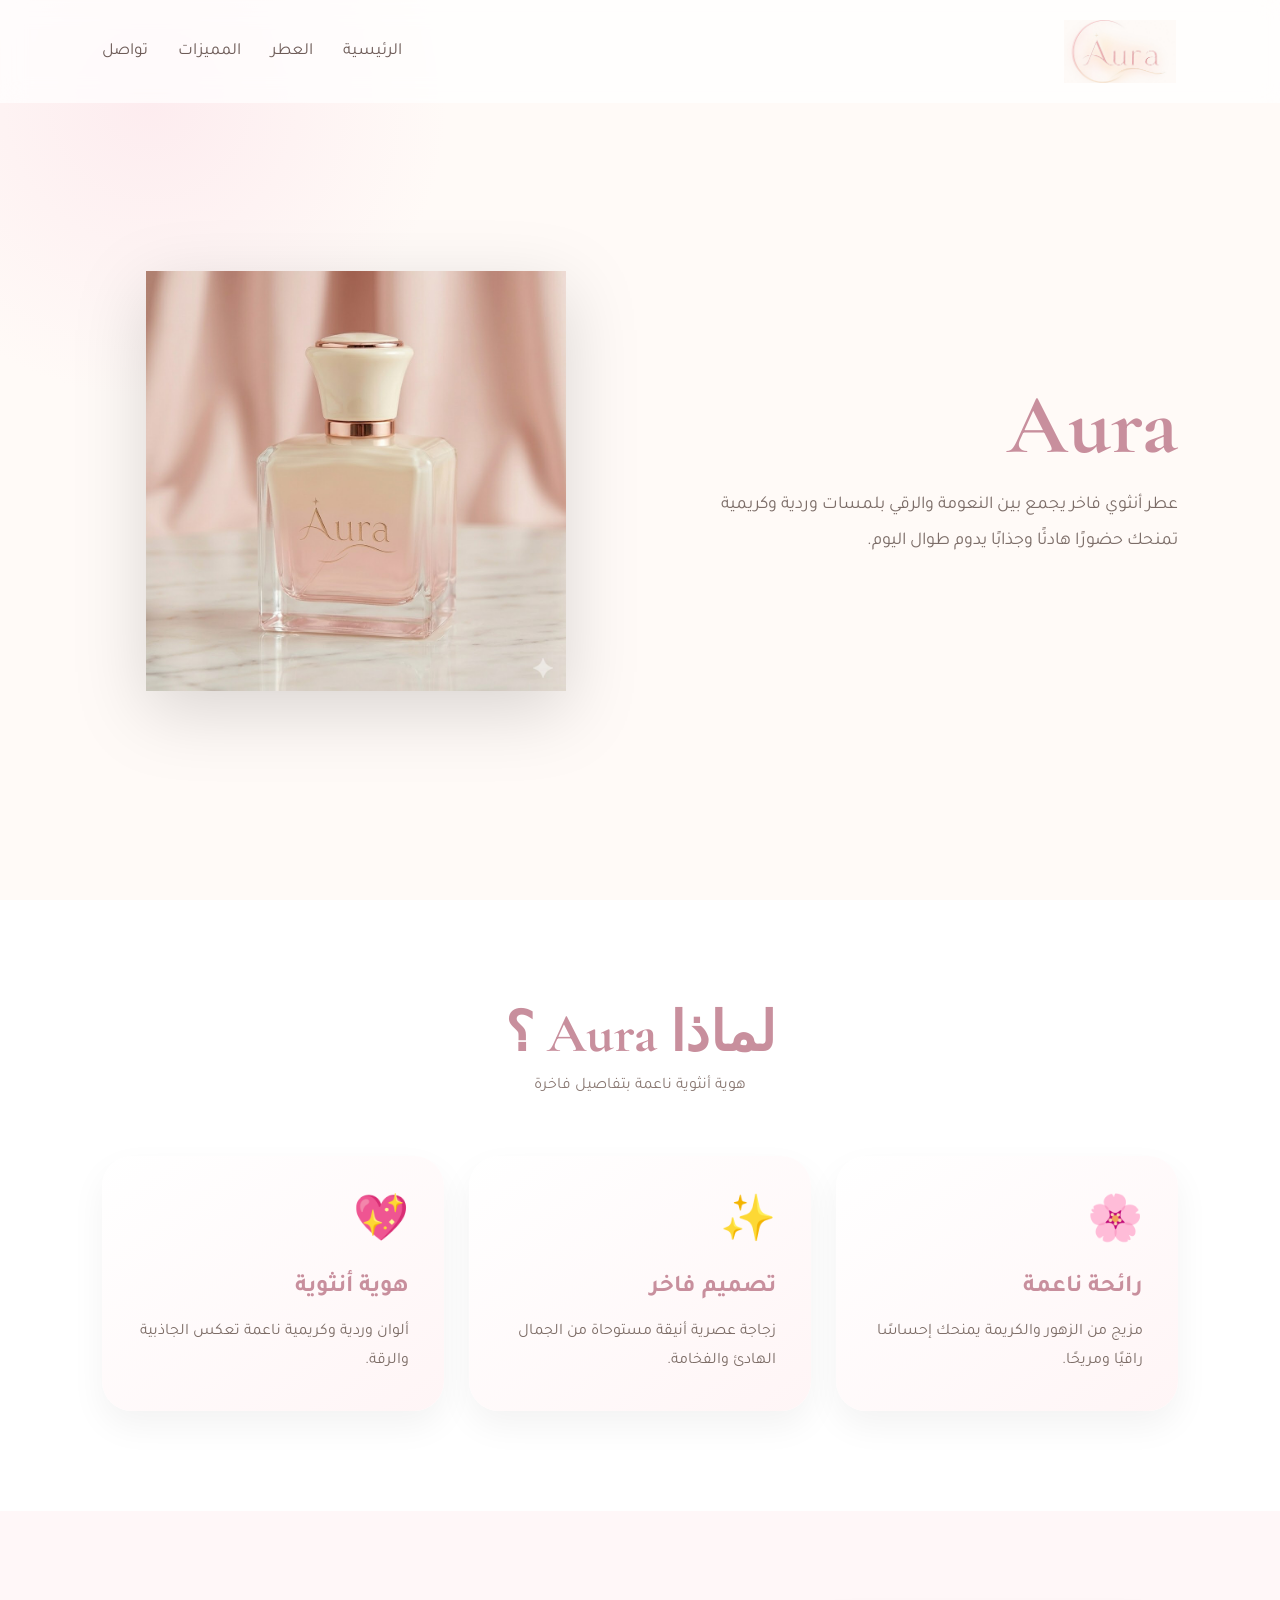
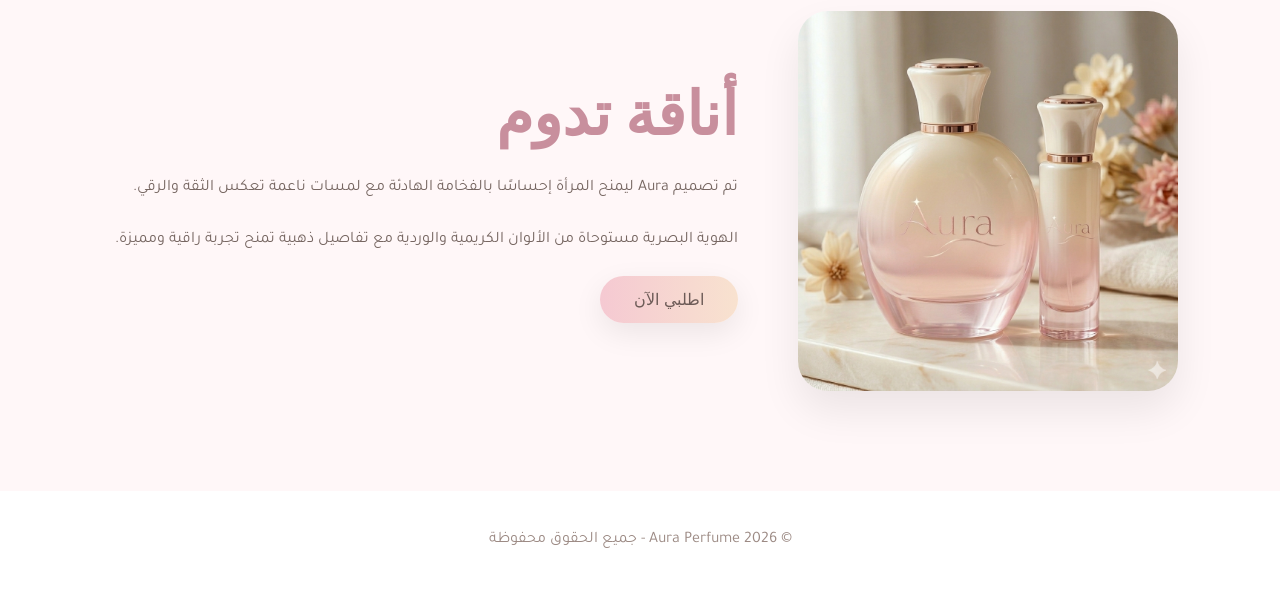
<file: index.html>
<!DOCTYPE html>
<html lang="ar" dir="rtl">
<head>
  <meta charset="UTF-8">
  <meta name="viewport" content="width=device-width, initial-scale=1.0">
  <title>Aura Perfume</title>

  <link rel="stylesheet" href="style.css">

  <link rel="preconnect" href="https://fonts.googleapis.com">
  <link href="https://fonts.googleapis.com/css2?family=Cormorant+Garamond:wght@300;400;500;600&family=Tajawal:wght@300;400;500&display=swap" rel="stylesheet">
</head>

<body>

  <!-- Navbar -->

  <nav>

    <div class="logo">
      <img src="logo2.png" alt="Aura Logo">
    </div>

    <div class="nav-links">
      <a href="index.html">الرئيسية</a>
      <a href="perfume.html">العطر</a>
      <a href="feauters.html">المميزات</a>
      <a href="#">تواصل</a>
    </div>

  </nav>

  <!-- Hero -->

  <section class="hero">

    <div class="hero-text">
      <h1>Aura</h1>

      <p>
        عطر أنثوي فاخر يجمع بين النعومة والرقي بلمسات وردية وكريمية
        تمنحك حضورًا هادئًا وجذابًا يدوم طوال اليوم.
      </p>

    </div>

    <div class="hero-image">
      <img src="perfume.jpg" alt="Aura Perfume">
    </div>

  </section>

  <!-- Features -->

  <section class="features">

    <div class="section-title">
      <h2>لماذا Aura ؟</h2>
      <p>هوية أنثوية ناعمة بتفاصيل فاخرة</p>
    </div>

    <div class="cards">

      <div class="card">
        <span>🌸</span>
        <h3>رائحة ناعمة</h3>
        <p>
          مزيج من الزهور والكريمة يمنحك إحساسًا راقيًا ومريحًا.
        </p>
      </div>

      <div class="card">
        <span>✨</span>
        <h3>تصميم فاخر</h3>
        <p>
          زجاجة عصرية أنيقة مستوحاة من الجمال الهادئ والفخامة.
        </p>
      </div>

      <div class="card">
        <span>💖</span>
        <h3>هوية أنثوية</h3>
        <p>
          ألوان وردية وكريمية ناعمة تعكس الجاذبية والرقة.
        </p>
      </div>

    </div>

  </section>

  <!-- About -->

  <section class="about">

    <img src="perfume1.png" alt="Aura Perfume">

    <div class="about-text">
      <h2>أناقة تدوم</h2>

      <p>
        تم تصميم Aura ليمنح المرأة إحساسًا بالفخامة الهادئة
        مع لمسات ناعمة تعكس الثقة والرقي.
      </p>

      <p>
        الهوية البصرية مستوحاة من الألوان الكريمية والوردية
        مع تفاصيل ذهبية تمنح تجربة راقية ومميزة.
      </p>

      <button class="btn">اطلبي الآن</button>

    </div>

  </section>

  <!-- Footer -->

  <footer>
    © 2026 Aura Perfume - جميع الحقوق محفوظة
  </footer>

  <script src="script.js"></script>

</body>
</html>
</file>
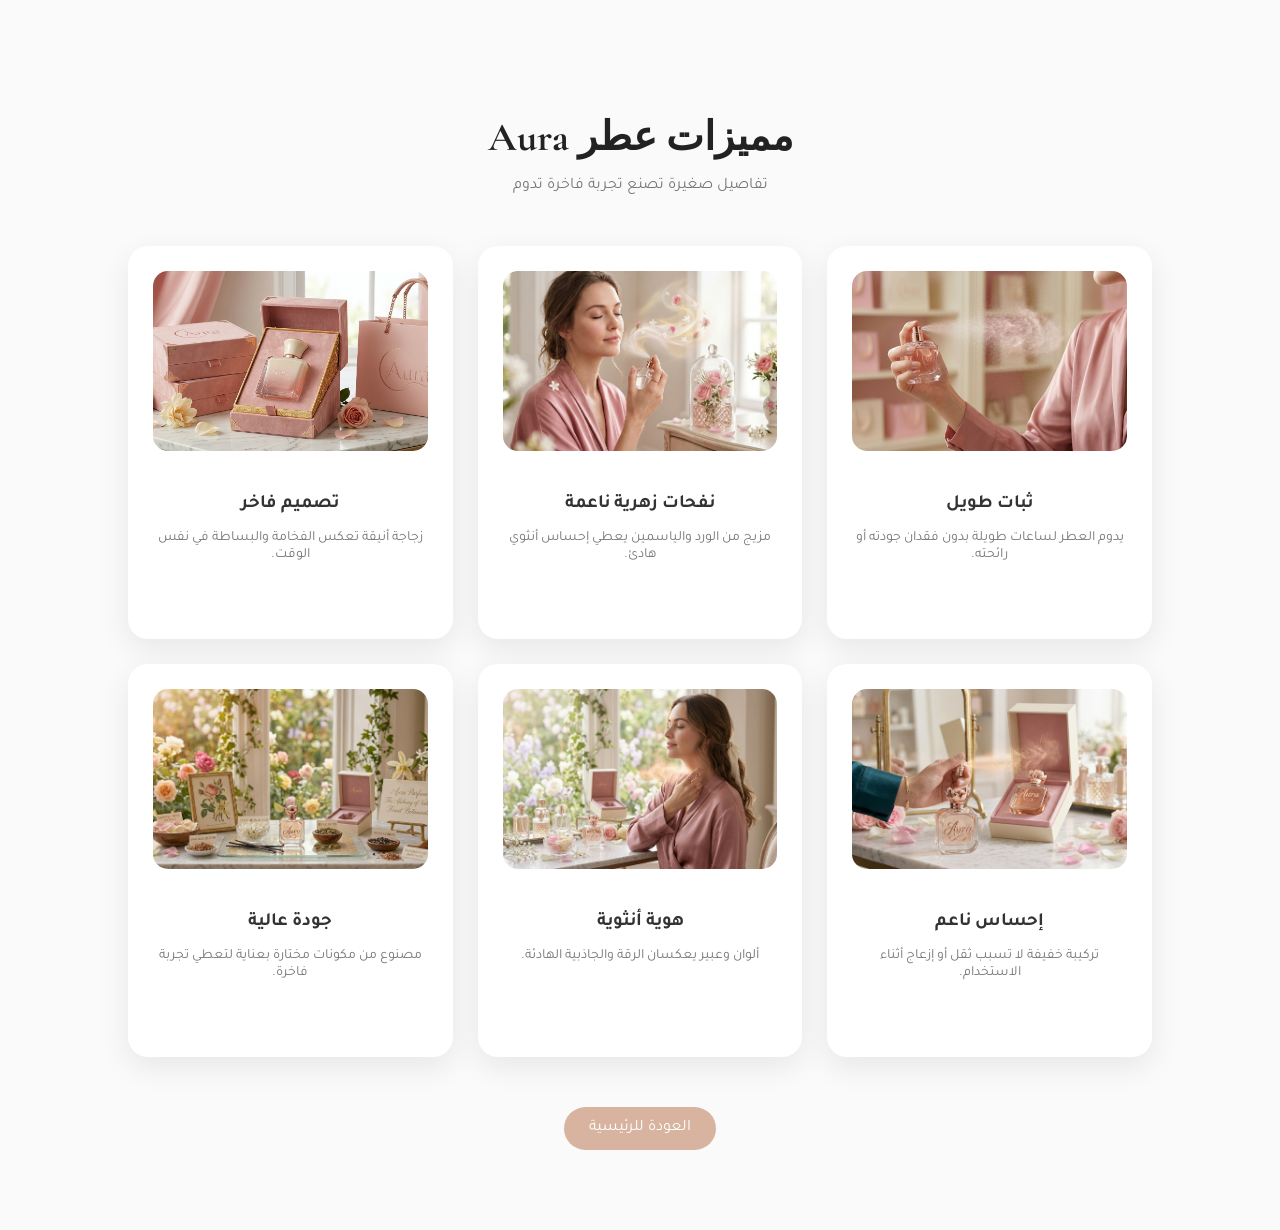
<file: feauters.html>
<!DOCTYPE html>
<html lang="ar" dir="rtl">
<head>
  <meta charset="UTF-8">
  <meta name="viewport" content="width=device-width, initial-scale=1.0">
  <title>مميزات Aura</title>

<link rel="stylesheet" href="feauters.css">
  <link href="https://fonts.googleapis.com/css2?family=Cormorant+Garamond:wght@300;400;500;600&family=Tajawal:wght@300;400;500&display=swap" rel="stylesheet">

  <style>
    .features-page{
      padding: 80px 10%;
      text-align: center;
    }

    .features-page h1{
      font-size: 40px;
      margin-bottom: 10px;
      color: #222;
    }

    .features-page p{
      color: #777;
      margin-bottom: 50px;
    }

    .feature-grid{
      display: grid;
      grid-template-columns: repeat(auto-fit, minmax(250px, 1fr));
      gap: 25px;
    }

    .feature-box{
      background: #fff;
      border-radius: 20px;
      padding: 25px;
      box-shadow: 0 10px 30px rgba(0,0,0,0.08);
      transition: 0.3s;
    }

    .feature-box:hover{
      transform: translateY(-5px);
    }

    .feature-box img{
      width: 100%;
      height: 180px;
      object-fit: cover;
      border-radius: 15px;
      margin-bottom: 15px;
    }

    .feature-box h3{
      margin-bottom: 10px;
      color: #333;
    }

    .back-btn{
      margin-top: 50px;
      display: inline-block;
      padding: 12px 25px;
      background: #d8b4a0;
      color: white;
      border-radius: 30px;
      text-decoration: none;
    }
  </style>
</head>

<body>

  <section class="features-page">

    <h1>مميزات عطر Aura</h1>
    <p>تفاصيل صغيرة تصنع تجربة فاخرة تدوم</p>

    <div class="feature-grid">

      <div class="feature-box">
        <img src="sabat.png" alt="">
        <h3>ثبات طويل</h3>
        <p>يدوم العطر لساعات طويلة بدون فقدان جودته أو رائحته.</p>
      </div>

      <div class="feature-box">
        <img src="flower.png" alt="">
        <h3>نفحات زهرية ناعمة</h3>
        <p>مزيج من الورد والياسمين يعطي إحساس أنثوي هادئ.</p>
      </div>

      <div class="feature-box">
        <img src="royal.png" alt="">
        <h3>تصميم فاخر</h3>
        <p>زجاجة أنيقة تعكس الفخامة والبساطة في نفس الوقت.</p>
      </div>

      <div class="feature-box">
        <img src="soft.png" alt="">
        <h3>إحساس ناعم</h3>
        <p>تركيبة خفيفة لا تسبب ثقل أو إزعاج أثناء الاستخدام.</p>
      </div>

      <div class="feature-box">
        <img src="women.png" alt="">
        <h3>هوية أنثوية</h3>
        <p>ألوان وعبير يعكسان الرقة والجاذبية الهادئة.</p>
      </div>

      <div class="feature-box">
        <img src="4.png" alt="">
        <h3>جودة عالية</h3>
        <p>مصنوع من مكونات مختارة بعناية لتعطي تجربة فاخرة.</p>
      </div>

    </div>

    <a href="index.html" class="back-btn">العودة للرئيسية</a>

  </section>
<script src="feauters.js"></script>
</body>
</html>
</file>
<file: style.css>
*{
  margin:0;
  padding:0;
  box-sizing:border-box;
}

body{
  font-family:'Tajawal', sans-serif;
  background:#fffaf7;
  overflow-x:hidden;
  color:#6d5b57;
}

html{
  scroll-behavior:smooth;
}

:root{
  --pink:#f5c9d2;
  --softPink:#fdecef;
  --cream:#fff6ef;
  --gold:#d8b89c;
  --text:#6d5b57;
  --white:#ffffff;
}

/* Navbar */

nav{
  width:100%;
  padding:20px 8%;
  display:flex;
  justify-content:space-between;
  align-items:center;
  position:fixed;
  top:0;
  z-index:999;
  background:rgba(255,255,255,0.7);
  backdrop-filter:blur(12px);
}

.logo{
  display:flex;
  align-items:center;
  gap:10px;
}

.logo img{
  width:115px;
  height:63px;
  object-fit:contain;
}

.logo h2{
  font-family:'Cormorant Garamond', serif;
  font-size:34px;
  font-weight:500;
  color:#c88f9d;
}

.nav-links{
  display:flex;
  gap:30px;
}

.nav-links a{
  text-decoration:none;
  color:var(--text);
  font-size:17px;
  transition:0.3s;
}

.nav-links a:hover{
  color:#d6a2ad;
}

/* Hero */

.hero{
  min-height:100vh;
  display:flex;
  align-items:center;
  justify-content:center;
  padding:120px 8% 50px;
  gap:60px;
  flex-wrap:wrap;
  position:relative;
  overflow:hidden;
}

.hero::before{
  content:'';
  position:absolute;
  width:600px;
  height:600px;
  background:radial-gradient(circle, #fdecef 0%, transparent 70%);
  top:-200px;
  left:-150px;
  z-index:-1;
}

.hero-text{
  flex:1;
  min-width:300px;
}

.hero-text h1{
  font-family:'Cormorant Garamond', serif;
  font-size:85px;
  line-height:1;
  color:#c88f9d;
  margin-bottom:20px;
}

.hero-text p{
  font-size:18px;
  line-height:2;
  max-width:500px;
  margin-bottom:30px;
  color:#7c6d68;
}

.btn{
  padding:14px 34px;
  border:none;
  border-radius:40px;
  background:linear-gradient(to right, #f5c9d2, #f8e2cf);
  color:#6d5b57;
  font-size:16px;
  cursor:pointer;
  transition:0.4s;
  box-shadow:0 10px 30px rgba(0,0,0,0.08);
}

.btn:hover{
  transform:translateY(-4px);
}

.hero-image{
  flex:1;
  min-width:300px;
  text-align:center;
  position:relative;
}

.hero-image img{
  width:420px;
  max-width:100%;
  animation:float 4s ease-in-out infinite;
  filter:drop-shadow(0 20px 35px rgba(0,0,0,0.15));
}

@keyframes float{
  0%,100%{
    transform:translateY(0);
  }
  50%{
    transform:translateY(-18px);
  }
}

/* Features */

.features{
  padding:100px 8%;
  background:#fff;
}

.section-title{
  text-align:center;
  margin-bottom:60px;
}

.section-title h2{
  font-family:'Cormorant Garamond', serif;
  font-size:55px;
  color:#c88f9d;
  margin-bottom:10px;
}

.section-title p{
  color:#8b7a74;
}

.cards{
  display:grid;
  grid-template-columns:repeat(auto-fit,minmax(260px,1fr));
  gap:25px;
}

.card{
  background:linear-gradient(145deg,#fff,#fff5f6);
  border-radius:30px;
  padding:35px;
  transition:0.4s;
  box-shadow:0 15px 35px rgba(0,0,0,0.05);
}

.card:hover{
  transform:translateY(-10px);
}

.card span{
  font-size:45px;
}

.card h3{
  margin:20px 0 15px;
  font-size:24px;
  color:#c88f9d;
}

.card p{
  line-height:1.8;
  color:#7d6d67;
}

/* About */

.about{
  padding:100px 8%;
  display:flex;
  align-items:center;
  justify-content:center;
  flex-wrap:wrap;
  gap:60px;
  background:#fff7f8;
}

.about img{
  width:380px;
  max-width:100%;
  border-radius:30px;
  box-shadow:0 20px 40px rgba(0,0,0,0.08);
}

.about-text{
  flex:1;
  min-width:300px;
}

.about-text h2{
  font-family:'Cormorant Garamond', serif;
  font-size:60px;
  color:#c88f9d;
  margin-bottom:20px;
}

.about-text p{
  line-height:2;
  margin-bottom:20px;
  color:#766661;
}

/* Footer */

footer{
  padding:40px 8%;
  text-align:center;
  background:#fff;
  color:#9c8a84;
}

/* Responsive */

@media(max-width:900px){

  .hero{
    flex-direction:column-reverse;
    text-align:center;
  }

  .hero-text h1{
    font-size:65px;
  }

  nav{
    padding:15px 5%;
  }

  .nav-links{
    gap:15px;
  }

}
</file>
<file: feauters.css>
body{
  margin: 0;
  font-family: 'Tajawal', sans-serif;
  background: #fafafa;
  color: #333;
}

/* Page Container */
.features-page{
  padding: 80px 10%;
  text-align: center;
}

/* Title */
.features-page h1{
  font-size: 40px;
  margin-bottom: 10px;
  font-family: 'Cormorant Garamond', serif;
}

.features-page p{
  color: #777;
  margin-bottom: 50px;
}

/* Grid */
.feature-grid{
  display: grid;
  grid-template-columns: repeat(auto-fit, minmax(250px, 1fr));
  gap: 25px;
}

/* Card */
.feature-box{
  background: #fff;
  border-radius: 20px;
  padding: 20px;
  box-shadow: 0 10px 30px rgba(0,0,0,0.08);
  transition: 0.4s ease;
  opacity: 0;
  transform: translateY(40px);
}

/* Image */
.feature-box img{
  width: 100%;
  height: 180px;
  object-fit: cover;
  border-radius: 15px;
  margin-bottom: 15px;
}

/* Text */
.feature-box h3{
  margin-bottom: 10px;
}

.feature-box p{
  font-size: 14px;
  color: #666;
}

/* Hover */
.feature-box:hover{
  transform: translateY(-8px);
}

/* Back Button */
.back-btn{
  margin-top: 50px;
  display: inline-block;
  padding: 12px 25px;
  background: #d8b4a0;
  color: white;
  border-radius: 30px;
  text-decoration: none;
  transition: 0.3s;
}

.back-btn:hover{
  background: #c89b87;
}

/* Animation when visible */
.feature-box.show{
  opacity: 1;
  transform: translateY(0);
}
</file>
